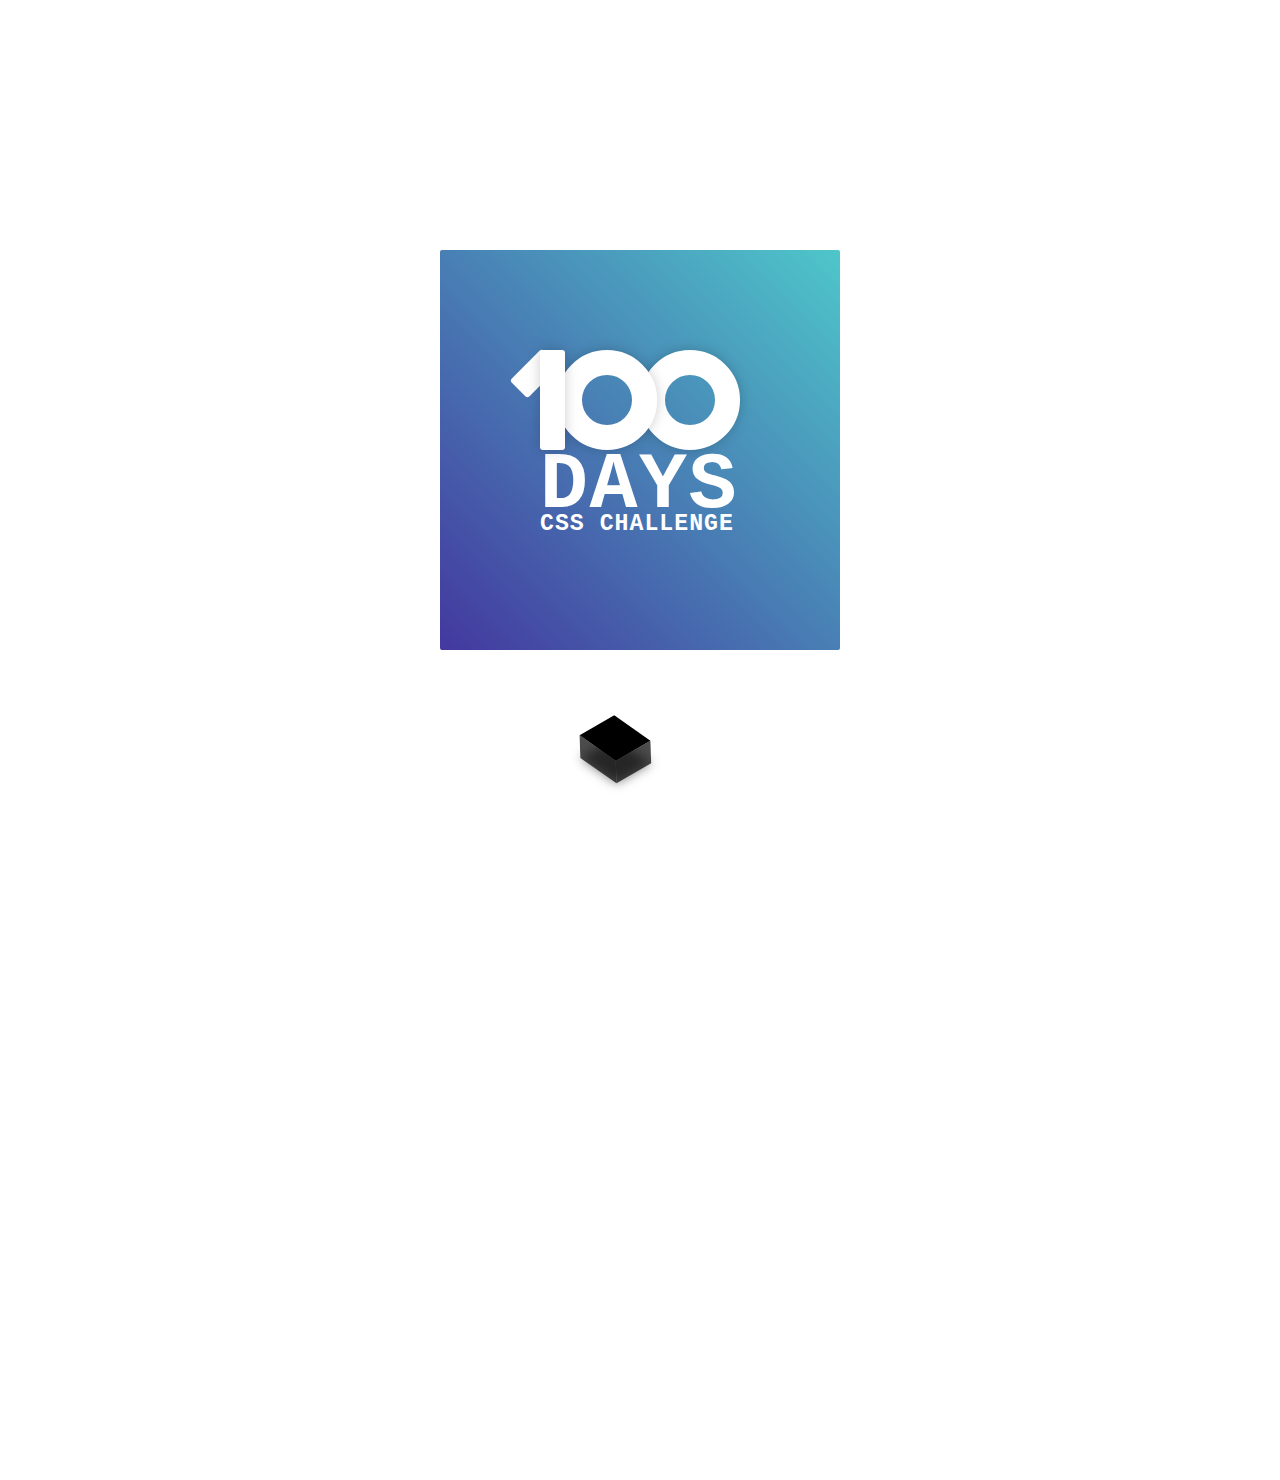
<file: Day-01/index.html>
<!DOCTYPE html>
<html lang="en">

<head>
    <meta charset="UTF-8">
    <meta http-equiv="X-UA-Compatible" content="IE=edge">
    <meta name="viewport" content="width=device-width, initial-scale=1.0">
    <title>Day 01 | The Challenge card</title>

    <link rel="stylesheet" href="style.css">
    <link rel="stylesheet" href="https://cdnjs.cloudflare.com/ajax/libs/font-awesome/6.1.1/css/all.min.css"
        integrity="sha512-KfkfwYDsLkIlwQp6LFnl8zNdLGxu9YAA1QvwINks4PhcElQSvqcyVLLD9aMhXd13uQjoXtEKNosOWaZqXgel0g=="
        crossorigin="anonymous" referrerpolicy="no-referrer" />

</head>

<body>
    <div class='bg'>
        <div class="container">
            <div class="numbers">
                <div class="num one"></div>
                <div class="num zero"></div>
                <div class="num zero sec"></div>
            </div>
            <div class="text">
                <span class='day'>DAYS</span>
                <span class='css'>CSS CHALLENGE</span>
            </div>
        </div>
    </div>

    <div class="button-block">
        <div class="social">
            <a href="https://codepen.io/shaharyarnasir/pen/MWrREEo"><i class="fab fa-github"></i></a>
        </div>
    </div>

</body>

</html>
</file>
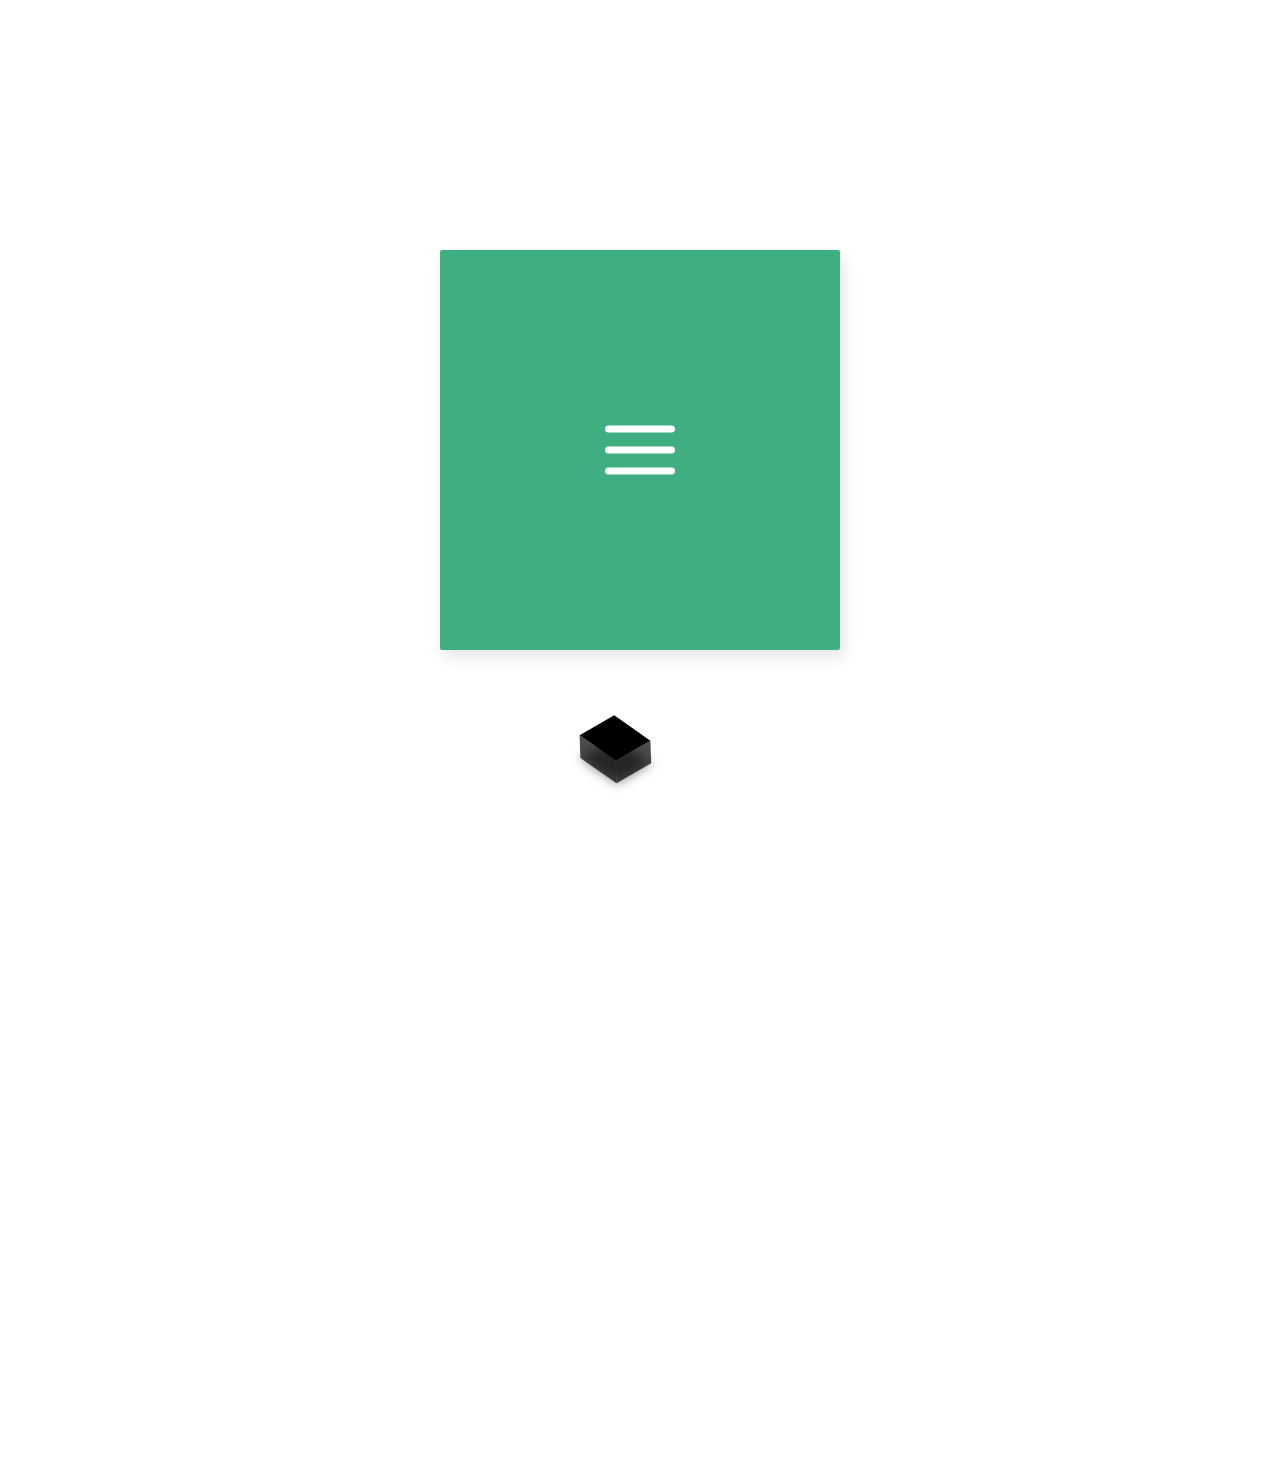
<file: Day-02/index.html>
<!DOCTYPE html>
<html lang="en">

<head>
    <meta charset="UTF-8">
    <meta http-equiv="X-UA-Compatible" content="IE=edge">
    <meta name="viewport" content="width=device-width, initial-scale=1.0">
    <title>Day 02 | Hamburger animation</title>

    <link rel="stylesheet" href="style.css">

    <link rel="stylesheet" href="https://cdnjs.cloudflare.com/ajax/libs/font-awesome/6.1.1/css/all.min.css"
        integrity="sha512-KfkfwYDsLkIlwQp6LFnl8zNdLGxu9YAA1QvwINks4PhcElQSvqcyVLLD9aMhXd13uQjoXtEKNosOWaZqXgel0g=="
        crossorigin="anonymous" referrerpolicy="no-referrer" />
</head>

<body>
    <div class="frame">
        <div class="center">
            <label for="check">
                <input type="checkbox" id="check">
                <span></span>
                <span></span>
                <span></span>

            </label>
        </div>
    </div>

    <div class="button-block">
        <div class="social">
            <a href="https://codepen.io/shaharyarnasir/pen/QWaPOjq"><i class="fab fa-github"></i></a>
        </div>
    </div>
</body>

</html>
</file>
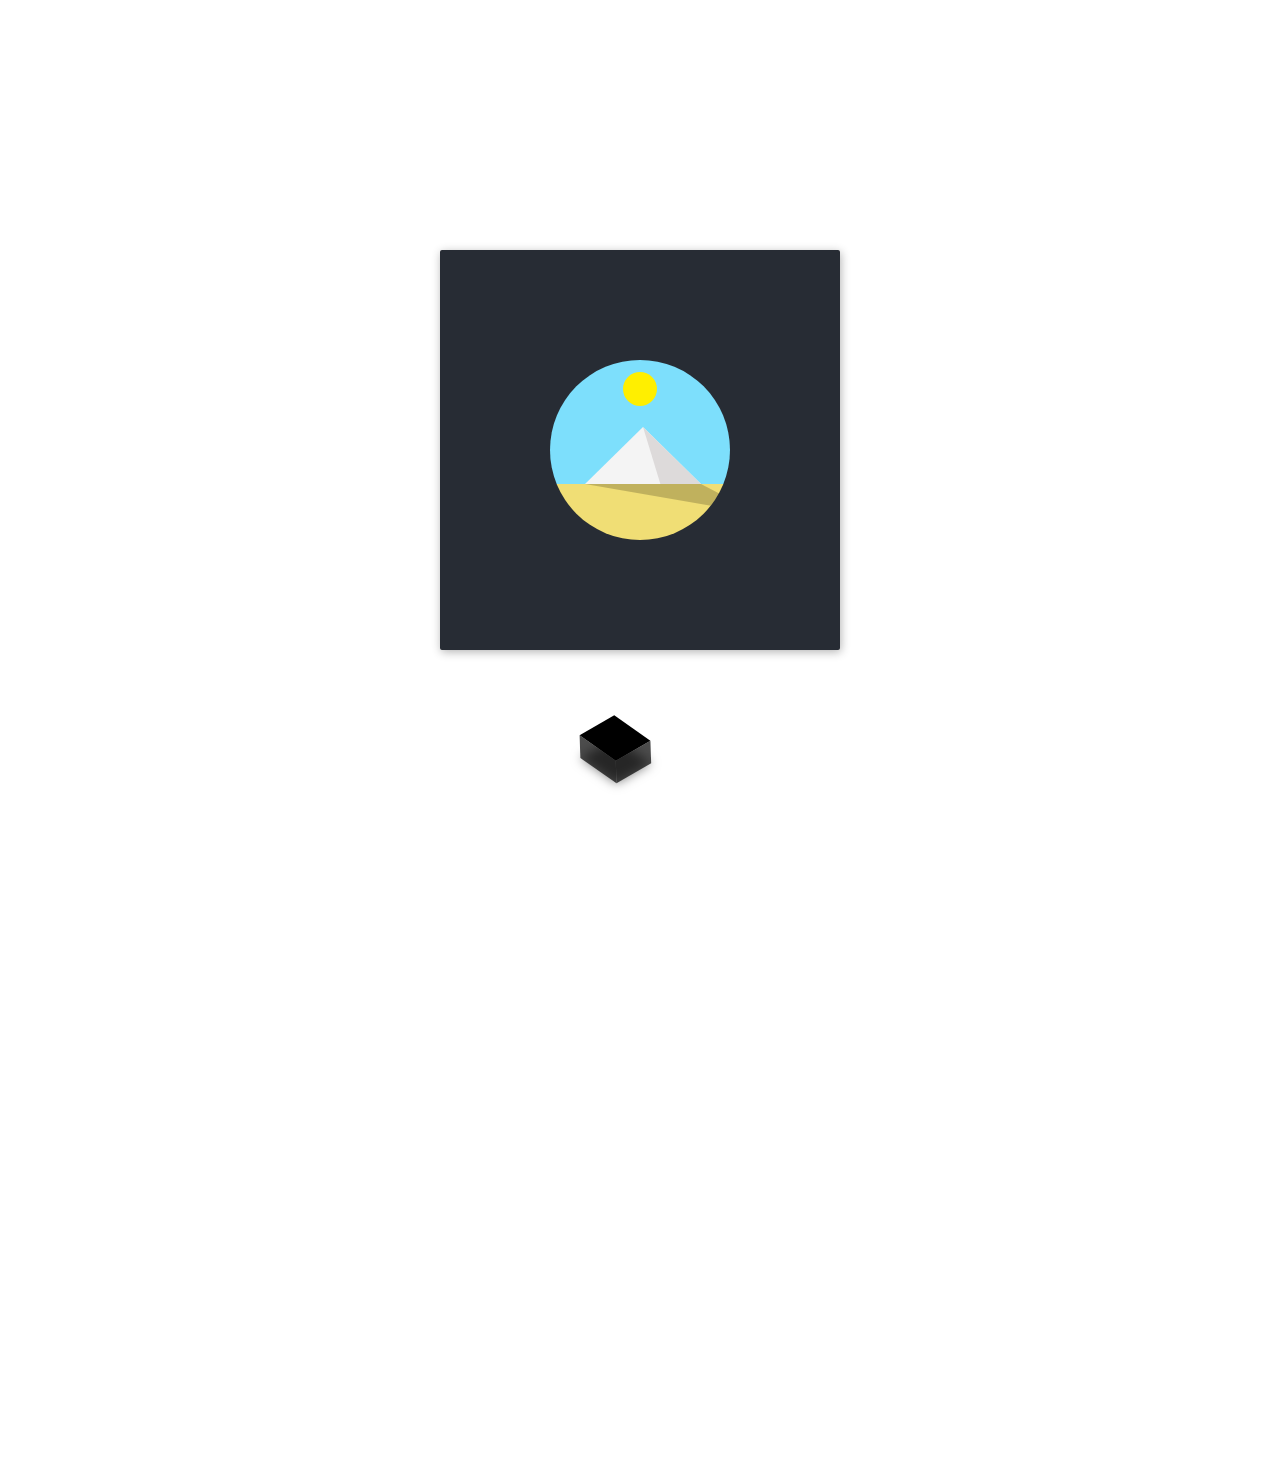
<file: Day-03/index.html>
<!DOCTYPE html>
<html lang="en">

<head>
    <meta charset="UTF-8">
    <meta http-equiv="X-UA-Compatible" content="IE=edge">
    <meta name="viewport" content="width=device-width, initial-scale=1.0">
    <title>Day 03 | The pyramid</title>

    <link rel="stylesheet" href="style.css">

    <link rel="stylesheet" href="https://cdnjs.cloudflare.com/ajax/libs/font-awesome/6.1.1/css/all.min.css"
        integrity="sha512-KfkfwYDsLkIlwQp6LFnl8zNdLGxu9YAA1QvwINks4PhcElQSvqcyVLLD9aMhXd13uQjoXtEKNosOWaZqXgel0g=="
        crossorigin="anonymous" referrerpolicy="no-referrer" />
</head>

<body>
    <div class="frame">
        <div class="center">
            <div class="circle">
                <div class="sky"></div>
                <div class="sun"></div>
                <div class="side-left"></div>
                <div class="side-right"></div>
                <div class="shadow"></div>
                <div class="ground"></div>
            </div>
        </div>
    </div>

    <div class="button-block">
        <div class="social">
            <a href="https://codepen.io/shaharyarnasir/pen/VwyoJWV"><i class="fab fa-github"></i></a>
        </div>
    </div>
</body>

</html>
</file>
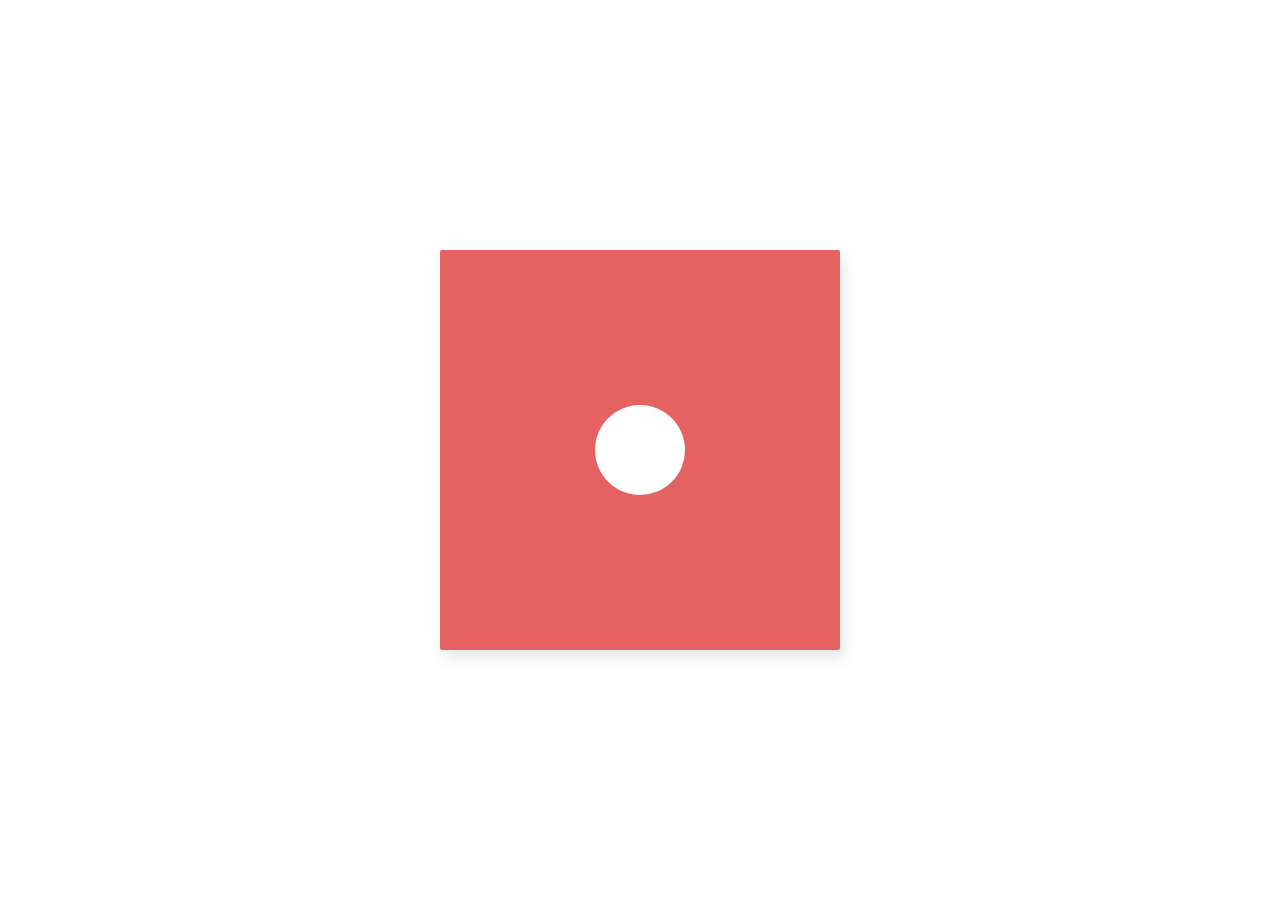
<file: Day-04/index.html>
<!DOCTYPE html>
<html lang="en">

<head>
    <meta charset="UTF-8">
    <meta http-equiv="X-UA-Compatible" content="IE=edge">
    <meta name="viewport" content="width=device-width, initial-scale=1.0">
    <title>Day 04 | Loading Circle</title>

    <link rel="stylesheet" href="style.css">
</head>

<body>
    <div class="frame">
        <div class="center">
            <div class="circle-1"></div>
            <div class="circle-2"></div>
            <div class="circle-3"></div>
        </div>
    </div>
</body>

</html>
</file>
<file: Day-01/style.css>
@import url(https://fonts.googleapis.com/css?family=Open+Sans:700,300);

body {
  overflow: hidden;
}

.bg {
  margin: 0;
  width: 400px;
  height: 400px;
  position: absolute;
  left: 50%;
  top: 50%;
  transform: translate(-50%, -50%);
  overflow: hidden;
  background: linear-gradient(to top right, #43389f 0%, #4ec6ca 100%);
  border-radius: 2px;
}

.container {
  margin: 0;
  width: 200px;
  height: 200px;
  position: absolute;
  left: 50%;
  top: 50%;
  transform: translate(-50%, -50%);
  display: grid;
  grid-template-columns: 1fr;
  grid-template-rows: 1fr 1fr;
}
.numbers {
  display: flex;
  flex-direction: row;
}
.num {
  background: white;
  box-shadow: 0 0 13px 0 rgba(0, 0, 0, 0.2);
  height: 100px;
}
.one {
  width: 25px;
  border-radius: 3px;
  position: relative;
}
.one::after {
  content: "";
  width: 25px;
  height: 45px;
  right: 18px;
  top: 1px;
  border-radius: inherit;
  background: inherit;
  position: absolute;
  transform: rotate(45deg);
  z-index: -1;
}
.zero {
  width: 50px;
  height: 50px;
  border: 25px solid white;
  background: transparent;
  border-radius: 50%;
  left: -8px;
  position: relative;
  z-index: -1;
}
.sec {
  left: -25px;
  z-index: -2;
}

.text {
  display: flex;
  flex-direction: column;
  color: white;
  font-family: "Courier New", "Courier", sans-serif;
  margin-top: -10px;
}

.day {
  font-size: 5rem;
  font-weight: 600;
  letter-spacing: 1.5px;
}

.css {
  margin-top: -20px;
  font-size: 1.45rem;
  font-weight: bold;
  letter-spacing: 1px;
}

/* source button  */
:root {
  --font-size: 30pt;
  --font-color: rgba(256, 256, 256, 1);
  --button-color: rgba(0, 0, 0, 1);
  --button-color-border: rgba(0, 0, 0, 0.7);
  --button-color-shadow: rgba(0, 0, 0, 0.5);
}

.button-block {
  width: 150px;
  margin: 43rem auto;
}

.social {
  display: inline-block;
  margin: 30px;
  cursor: pointer;
}
a {
  display: block;
  background: var(--button-color);
  padding: 20px;
  position: relative;
  transform: perspective(1000px) rotate(-30deg) skew(25deg) translate(0, 0);
  box-shadow: -20px 20px 10px var(--button-color-shadow);
  transition: all 0.5s ease-in-out;
}
a::before {
  display: block;
  content: "";
  position: absolute;
  width: 20px;
  height: 100%;
  left: -20px;
  top: 10px;
  background: var(--button-color-border);
  transform: rotate(0deg) skewY(-45deg);
}

a::after {
  display: block;
  content: "";
  position: absolute;
  bottom: -20px;
  left: -10px;
  height: 20px;
  width: 100%;
  transform: rotate(0deg) skewX(-45deg);
  background: var(--button-color-border);
  transform: rotate(45deg) scewY(-45deg);
}

a:hover {
  transform: perspective(1000px) rotate(-30deg) skew(25deg)
    translate(20px, -20px);
  box-shadow: -50px 50px 30px var(--button-color-shadow);
}

i {
  color: var(--font-color);
  font-size: var(--font-size);
}
</file>
<file: Day-02/style.css>
:root {
  --scaleY: -22px;
}

.frame {
  position: absolute;
  top: 50%;
  left: 50%;
  width: 400px;
  height: 400px;
  margin-top: -200px;
  margin-left: -200px;
  border-radius: 2px;
  box-shadow: 4px 8px 16px 0 rgba(0, 0, 0, 0.1);
  overflow: hidden;
  background: #fff;
  color: #333;
  font-family: "Open Sans", Helvetica, sans-serif;
  -webkit-font-smoothing: antialiased;
  -moz-osx-font-smoothing: grayscale;
  background: #3faf82;
  color: #fff;
}

.center {
  position: absolute;
  top: 50%;
  left: 50%;
  transform: translate(-50%, -50%);
}

label {
  display: flex;
  flex-direction: column;
  width: 70px;
  cursor: pointer;
}

label span {
  background: #fff;
  border-radius: 10px;
  height: 7px;
  margin: 7px 0;
  transition: 0.4s cubic-bezier(0.68, -0.6, 0.32, 1.6);
}

span {
  width: 100%;
}

input[type="checkbox"] {
  display: none;
}

input[type="checkbox"]:checked ~ span:nth-of-type(1) {
  animation: top-bar 3s ease-out 0s normal both;
}

input[type="checkbox"]:checked ~ span:nth-of-type(2) {
  animation: middle-bar 3s ease-out 0s normal both;
  margin-left: auto;
  margin-right: auto;
}

input[type="checkbox"]:checked ~ span:nth-of-type(3) {
  animation: bottom-bar 3s ease-out 0s normal both;
}

@keyframes top-bar {
  0.0% {
    transform: translate(0px, 0px);
    transform-origin: center;
  }

  50% {
    transform: translate(0px, 22px);
    transform-origin: center;
  }

  100% {
    transform: rotate(135deg) scale(1)
      translate(calc(var(--scaleY) + 50%), var(--scaleY));
  }
}

@keyframes middle-bar {
  0.0% {
    transform: translate(0px, 0px);
    transform-origin: center;
  }

  50% {
    width: 80%;
    transform: translate(0px, 0px);
    transform-origin: center;
  }

  100% {
    transform: scale(0.8) translate(0px, 0px);
    transform-origin: center;
    opacity: 0;
  }
}

@keyframes bottom-bar {
  0.0% {
    transform: translate(0px, 0px);
    transform-origin: center;
  }

  50% {
    transform: translate(0px, -22px);
    transform-origin: center;
  }

  100% {
    transform: rotate(45deg) scale(1)
      translate(calc(var(--scaleY) / 2 + 5px), calc(var(--scaleY) / 2 - 6px));
  }
}

/* source button  */
:root {
  --font-size: 30pt;
  --font-color: rgba(256, 256, 256, 1);
  --button-color: rgba(0, 0, 0, 1);
  --button-color-border: rgba(0, 0, 0, 0.7);
  --button-color-shadow: rgba(0, 0, 0, 0.5);
}

.button-block {
  width: 150px;
  margin: 43rem auto;
}

.social {
  display: inline-block;
  margin: 30px;
  cursor: pointer;
}
a {
  display: block;
  background: var(--button-color);
  padding: 20px;
  position: relative;
  transform: perspective(1000px) rotate(-30deg) skew(25deg) translate(0, 0);
  box-shadow: -20px 20px 10px var(--button-color-shadow);
  transition: all 0.5s ease-in-out;
}
a::before {
  display: block;
  content: "";
  position: absolute;
  width: 20px;
  height: 100%;
  left: -20px;
  top: 10px;
  background: var(--button-color-border);
  transform: rotate(0deg) skewY(-45deg);
}

a::after {
  display: block;
  content: "";
  position: absolute;
  bottom: -20px;
  left: -10px;
  height: 20px;
  width: 100%;
  transform: rotate(0deg) skewX(-45deg);
  background: var(--button-color-border);
  transform: rotate(45deg) scewY(-45deg);
}

a:hover {
  transform: perspective(1000px) rotate(-30deg) skew(25deg)
    translate(20px, -20px);
  box-shadow: -50px 50px 30px var(--button-color-shadow);
}

i {
  color: var(--font-color);
  font-size: var(--font-size);
}
</file>
<file: Day-03/style.css>
:root {
  --cubic-bezier: cubic-bezier(0.4, 0, 0.49, 1);
}
.frame {
  position: absolute;
  top: 50%;
  left: 50%;
  width: 400px;
  height: 400px;
  margin-top: -200px;
  margin-left: -200px;
  border-radius: 2px;
  box-shadow: 1px 2px 10px 0px rgba(0, 0, 0, 0.3);
  background: #272c34;
  color: #fff;
}
.center {
  position: absolute;
  top: 50%;
  left: 50%;
  transform: translate(-50%, -50%);
}
.circle {
  position: relative;
  width: 180px;
  height: 180px;
  clip-path: circle(50% at 50% 50%);
  border-radius: 50%;
}
.sky {
  position: absolute;
  z-index: 0;
  top: 0;
  left: 0;
  right: 0;
  height: 124px;
  background-color: #7ddffc;
  animation: night-sky 4s var(--cubic-bezier) infinite;
}

.sun {
  position: relative;
  z-index: 2;
  width: 34px;
  height: 34px;
  top: 12px;
  left: 73px;
  border-radius: 50%;
  background-color: #ffef00;
  position: absolute;
  transform-origin: 50% 400%;
  animation: sunset 4s var(--cubic-bezier) infinite;
}

.side-left {
  position: absolute;
  top: 67px;
  left: 35px;
  height: 57px;
  width: 116px;
  background: #f4f4f4;
  clip-path: polygon(0% 100%, 100% 100%, 50% 0%);
  animation: pyramide-shading 4s var(--cubic-bezier) infinite;
}
.side-right {
  position: absolute;
  top: 67px;
  left: 93px;
  height: 57px;
  width: 58px;
  background: #dddada;
  clip-path: polygon(30% 100%, 100% 100%, 0% 0%);
  animation: pyramide-shading 4s var(--cubic-bezier) infinite reverse;
}
.shadow {
  position: absolute;
  z-index: 2;
  top: 124px;
  left: -80px;
  height: 30px;
  width: 360px;
  background: rgba(0, 0, 0, 0.2);
  transform-origin: 50% 0%;
  clip-path: polygon(115px 0%, 231px 0%, 80% 100%);
  animation: ground-shadow 4s var(--cubic-bezier) infinite;
}

.ground {
  position: absolute;
  z-index: 1;
  bottom: 0;
  left: 0;
  right: 0;
  height: 56px;
  background: #f0de75;
  animation: ground 4s var(--cubic-bezier) infinite;
}

@keyframes sunset {
  0% {
    background: #f57209;
    transform: rotate(-70deg);
  }

  30% {
    background: #ffef00;
    transform: rotate(-28deg);
  }

  70% {
    background: #ffef00;
  }

  100% {
    background: #f57209;
    transform: rotate(70deg);
  }
}

@keyframes night-sky {
  0% {
    background: #272c34;
  }

  30% {
    background: #7ddffc;
  }

  70% {
    background: #7ddffc;
  }

  100% {
    background: #272c34;
  }
}

@keyframes pyramide-shading {
  0% {
    background: #272c34;
  }

  30% {
    background: #f4f4f4;
  }

  70% {
    background: #dddada;
  }

  100% {
    background: #272c34;
  }
}

@keyframes ground-shadow {
  0% {
    transform: scaleY(0);
    clip-path: polygon(115px 0%, 231px 0%, 100% 100%);
  }

  30% {
    transform: scaleY(1);
    clip-path: polygon(115px 0%, 231px 0%, 80% 100%);
  }

  55% {
    transform: scaleY(0.4);
  }

  75% {
    transform: scaleY(1);
  }

  100% {
    transform: scaleY(0);
    clip-path: polygon(115px 0%, 231px 0%, 0% 100%);
  }
}

@keyframes ground {
  0% {
    background: #272c34;
  }

  30% {
    background: #f0de75;
  }

  70% {
    background: #f0de75;
  }

  100% {
    background: #272c34;
  }
}

/* source button  */
:root {
  --font-size: 30pt;
  --font-color: rgba(256, 256, 256, 1);
  --button-color: rgba(0, 0, 0, 1);
  --button-color-border: rgba(0, 0, 0, 0.7);
  --button-color-shadow: rgba(0, 0, 0, 0.5);
}

.button-block {
  width: 150px;
  margin: 43rem auto;
}

.social {
  display: inline-block;
  margin: 30px;
  cursor: pointer;
}
a {
  display: block;
  background: var(--button-color);
  padding: 20px;
  position: relative;
  transform: perspective(1000px) rotate(-30deg) skew(25deg) translate(0, 0);
  box-shadow: -20px 20px 10px var(--button-color-shadow);
  transition: all 0.5s ease-in-out;
}
a::before {
  display: block;
  content: "";
  position: absolute;
  width: 20px;
  height: 100%;
  left: -20px;
  top: 10px;
  background: var(--button-color-border);
  transform: rotate(0deg) skewY(-45deg);
}

a::after {
  display: block;
  content: "";
  position: absolute;
  bottom: -20px;
  left: -10px;
  height: 20px;
  width: 100%;
  transform: rotate(0deg) skewX(-45deg);
  background: var(--button-color-border);
  transform: rotate(45deg) scewY(-45deg);
}

a:hover {
  transform: perspective(1000px) rotate(-30deg) skew(25deg)
    translate(20px, -20px);
  box-shadow: -50px 50px 30px var(--button-color-shadow);
}

i {
  color: var(--font-color);
  font-size: var(--font-size);
}
</file>
<file: Day-04/style.css>
@import url(https://fonts.googleapis.com/css?family=Open+Sans:700,300);

:root {
  --bezier: cubic-bezier(0.21, 0.98, 0.6, 0.99);
  --circle-size: 30px;

  --box-shadow-start: `px 2px 3px 2px rgba(0, 0, 0, 0.2);
  --box-shadow-end: 10px 10px 15px 0 rgba(0, 0, 0, 0.3);
}

.frame {
  position: absolute;
  top: 50%;
  left: 50%;
  width: 400px;
  height: 400px;
  margin-top: -200px;
  margin-left: -200px;
  border-radius: 2px;
  box-shadow: 4px 8px 16px 0 rgba(0, 0, 0, 0.1);
  background: #e56262;
  color: #fff;
}

.center {
  position: absolute;
  width: 220px;
  height: 220px;
  top: 90px;
  left: 90px;
}

.circle-1 {
  position: absolute;
  z-index: 3;
  width: var(--circle-size);
  height: var(--circle-size);
  top: 95px;
  left: 95px;
  background: #fff;
  border-radius: 50%;
  animation-fill-mode: both;
  animation: circle-1 2s var(--bezier) infinite alternate;
}

.circle-2 {
  position: absolute;
  z-index: 2;
  width: calc(var(--circle-size) * 2);
  height: calc(var(--circle-size) * 2);
  top: 80px;
  left: 80px;
  background: #fff;
  border-radius: 50%;
  animation-fill-mode: both;
  animation: circle-2 2s var(--bezier) infinite alternate;
}
.circle-3 {
  position: absolute;
  z-index: 1;
  width: calc(var(--circle-size) * 3);
  height: calc(var(--circle-size) * 3);
  top: 65px;
  left: 65px;
  background: #fff;
  border-radius: 50%;
  animation-fill-mode: both;
  animation: circle-3 2s var(--bezier) infinite alternate;
}

@keyframes circle-1 {
  0%,
  70% {
    box-shadow: var(--box-shadow-start);
    transform: scale(0);
  }
  100% {
    box-shadow: var(--box-shadow-end);
    transform: scale(1);
  }
}

@keyframes circle-2 {
  0%,
  40% {
    box-shadow: var(--box-shadow-start);
    transform: scale(0);
  }
  100% {
    box-shadow: var(--box-shadow-end);
    transform: scale(1);
  }
}
@keyframes circle-3 {
  0%,
  15% {
    box-shadow: var(--box-shadow-start);
    transform: scale(0);
  }
  100% {
    box-shadow: var(--box-shadow-end);
    transform: scale(1);
  }
}

/* 


@keyframes jump-jump-2 {
  0%,
  40% {
    box-shadow: 2px 2px 3px 2px rgba(0, 0, 0, 0.2);
    transform: scale(0);
  }

  100% {
    box-shadow: 10px 10px 15px 0 rgba(0, 0, 0, 0.3);
    transform: scale(1);
  }
}

@keyframes jump-jump-3 {
  0%,
  10% {
    box-shadow: 2px 2px 3px 2px rgba(0, 0, 0, 0.2);
    transform: scale(0);
  }

  100% {
    box-shadow: 10px 10px 15px 0 rgba(0, 0, 0, 0.3);
    transform: scale(1);
  }
} */
</file>
